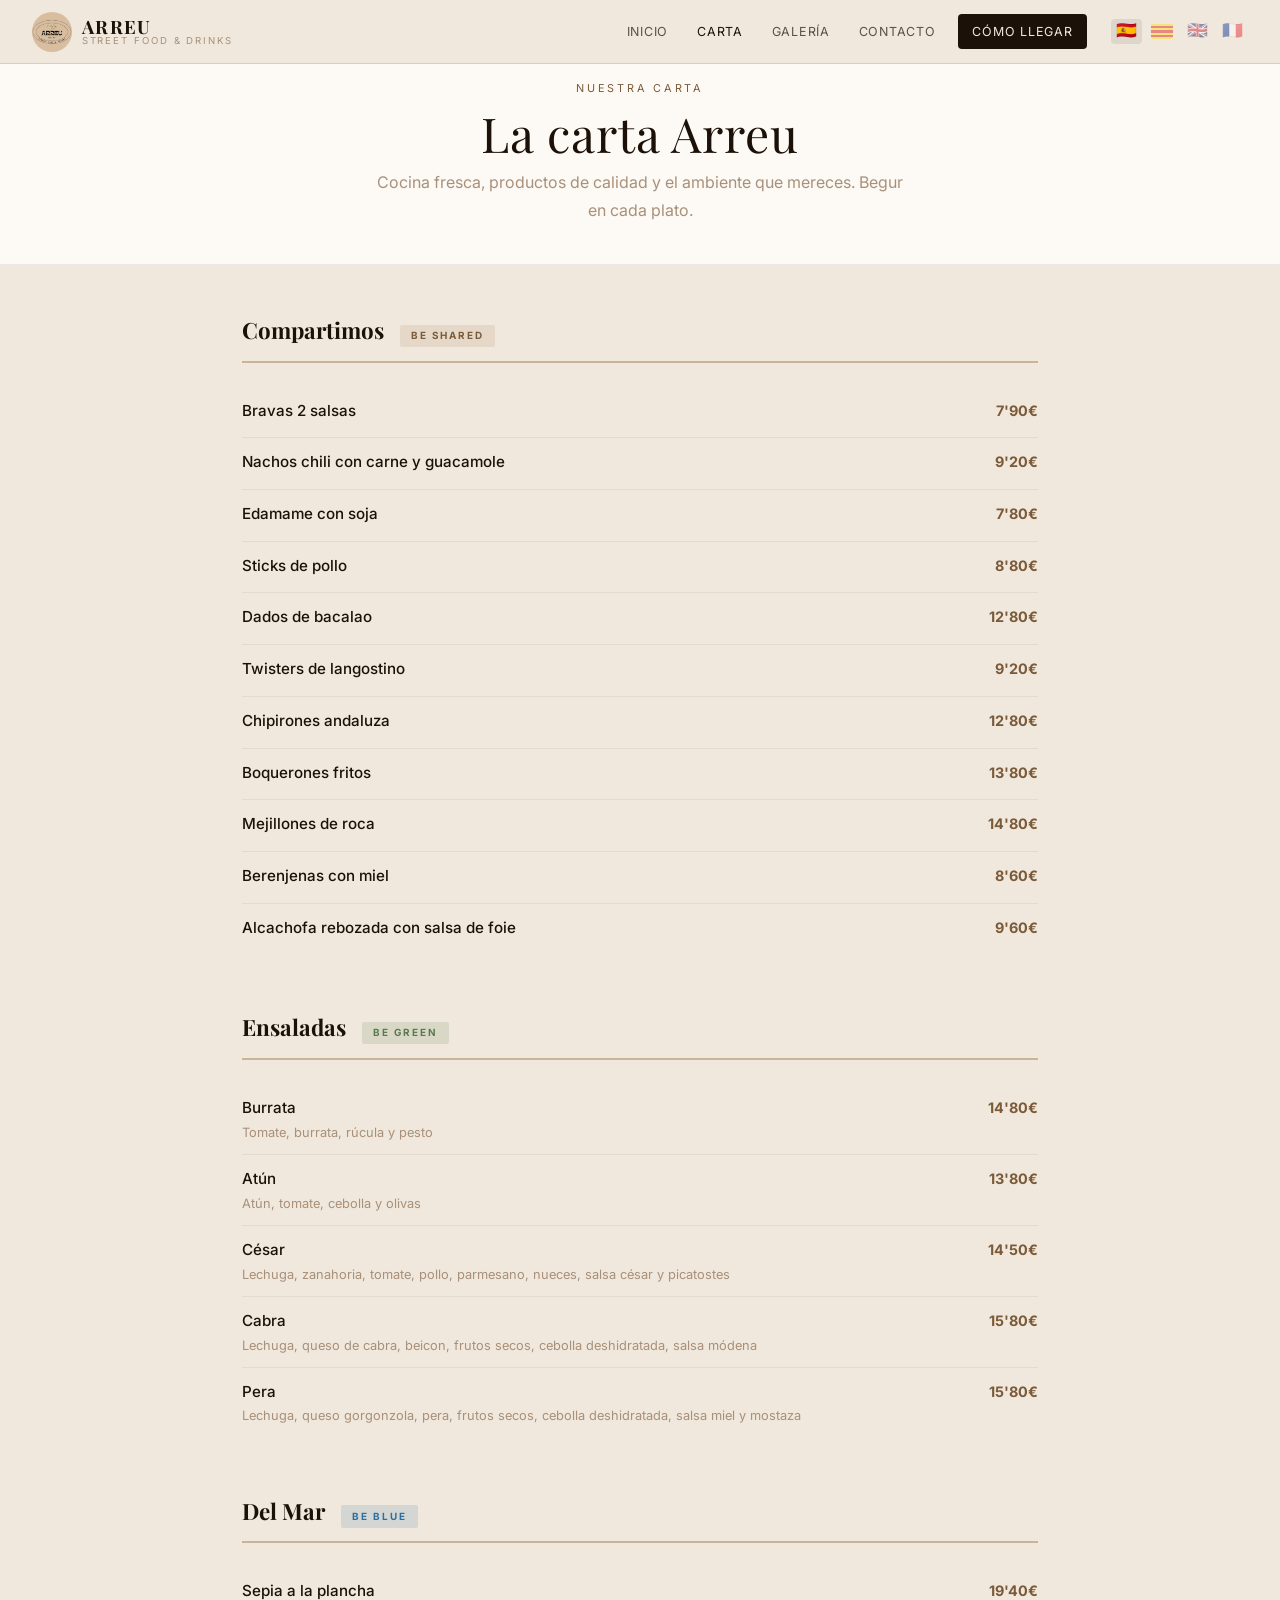
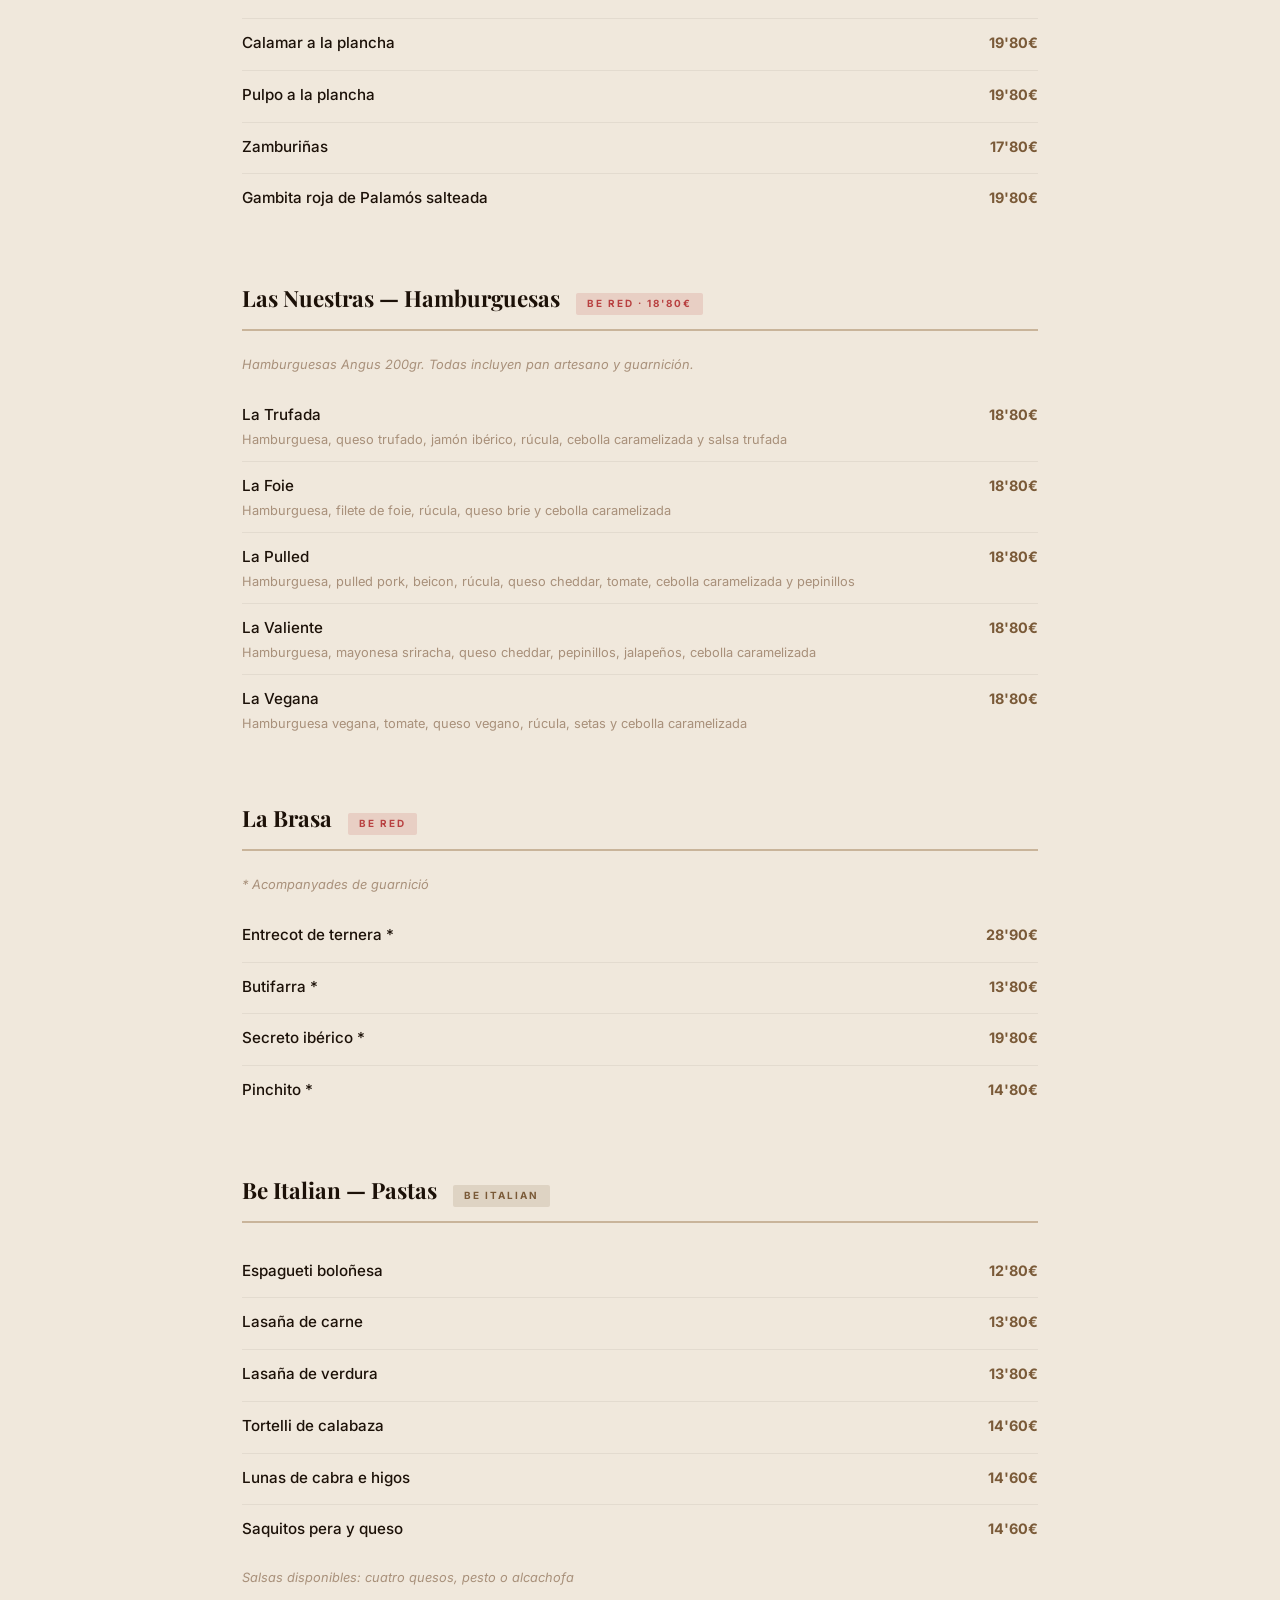
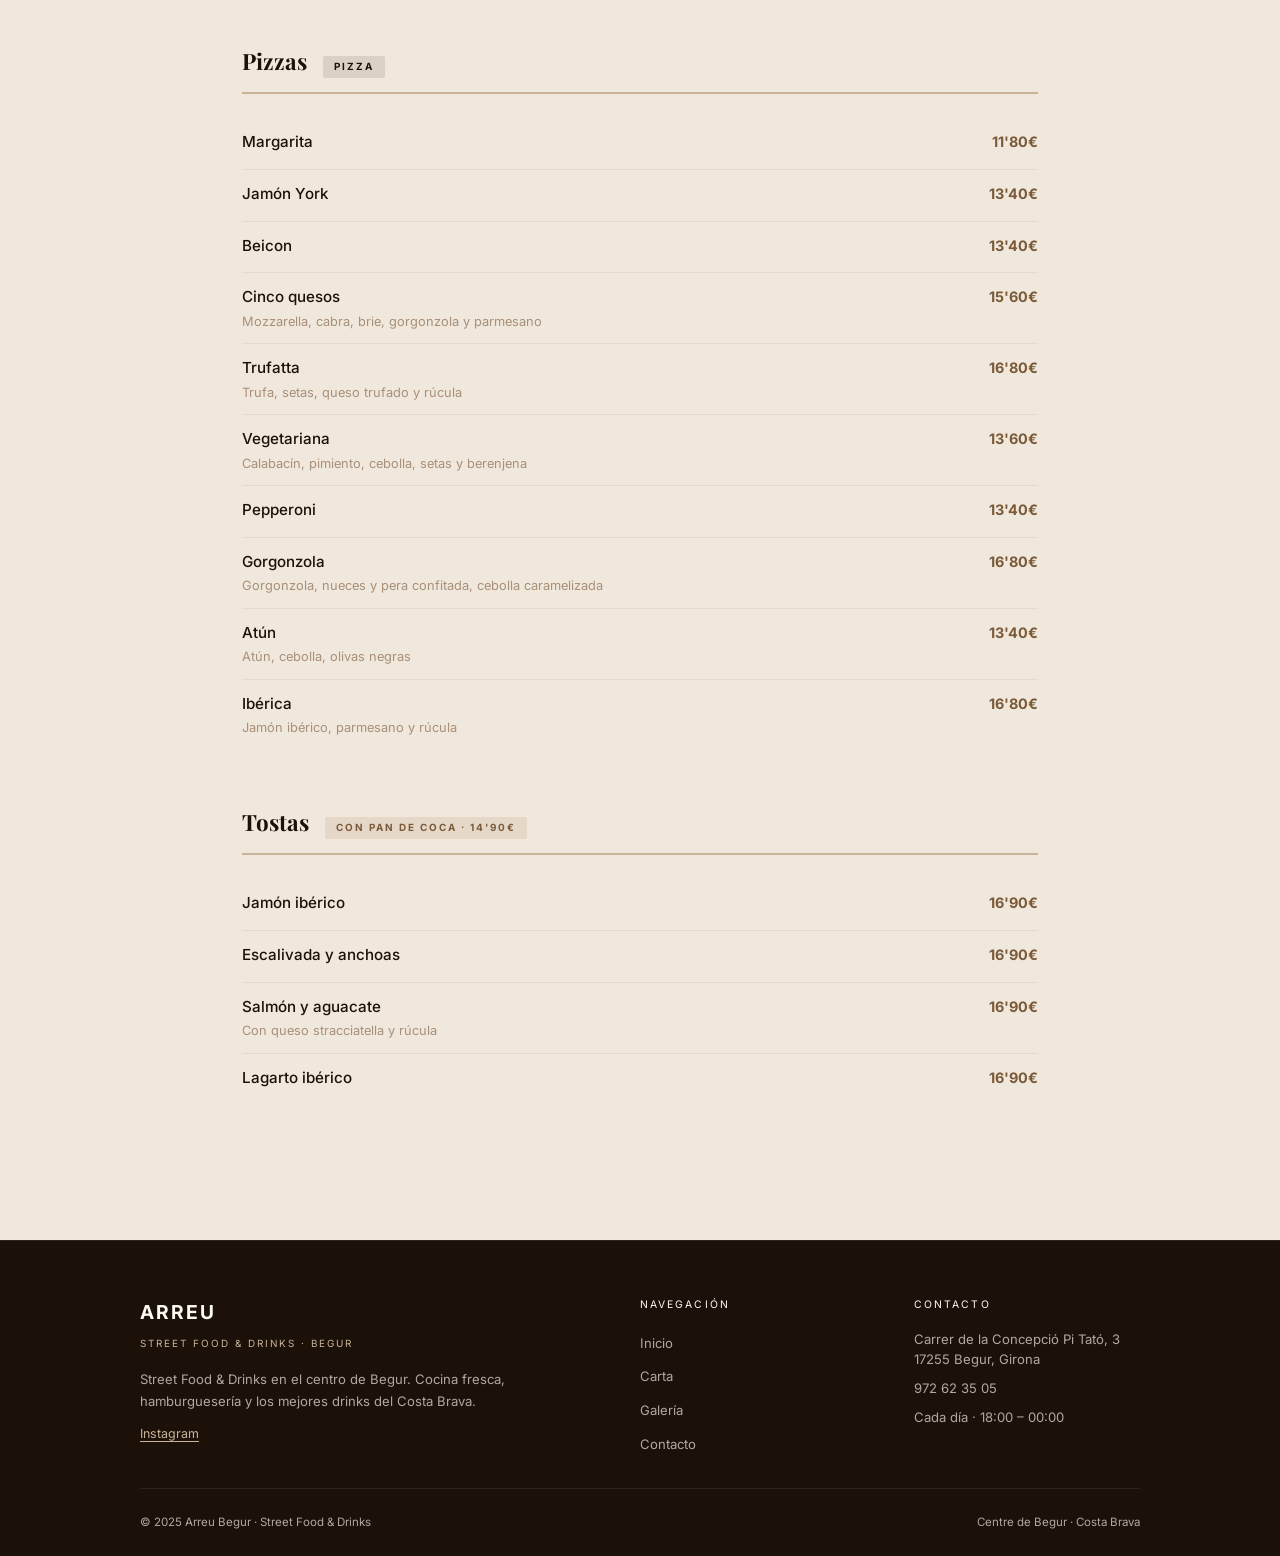
<file: carta.html>
<!DOCTYPE html>
<html lang="es">
<head>
  <meta charset="UTF-8">
  <meta name="viewport" content="width=device-width, initial-scale=1.0">
  <title>Carta — Arreu Begur</title>
  <meta name="description" content="Carta de Arreu Begur. Compartimos, ensaladas, del mar, hamburguesas, pastas, pizzas y tostas. Street Food & Drinks en Begur.">
  <link rel="stylesheet" href="assets/css/styles.css">
  <link rel="icon" type="image/png" href="assets/img/logo.png">
</head>
<body data-page="carta">

  <!-- NAV -->
  <nav>
    <a href="index.html" class="nav-logo">
      <img src="assets/img/logo.png" alt="Arreu Begur" class="nav-logo-img"
        onerror="this.style.display='none'">
      <div class="nav-logo-text">
        <span class="nav-logo-brand">ARREU</span>
        <span class="nav-logo-sub">Street Food & Drinks</span>
      </div>
    </a>
    <ul class="nav-links">
      <li><a href="index.html" data-i18n="nav_inicio">Inicio</a></li>
      <li><a href="carta.html" class="active" data-i18n="nav_carta">Carta</a></li>
      <li><a href="galeria.html" data-i18n="nav_galeria">Galería</a></li>
      <li><a href="contacto.html" data-i18n="nav_contacto">Contacto</a></li>
      <li><a href="contacto.html" class="nav-cta" data-i18n="nav_llegar">Cómo llegar</a></li>
    </ul>
    <div class="lang-switcher">
      <button class="lang-btn active" data-lang="es" title="Español">🇪🇸</button>
      <button class="lang-btn" data-lang="ca" title="Català"><span class="flag-ca"></span></button>
      <button class="lang-btn" data-lang="en" title="English">🇬🇧</button>
      <button class="lang-btn" data-lang="fr" title="Français">🇫🇷</button>
    </div>
  </nav>

  <!-- PAGE HEADER -->
  <div class="page-header">
    <span class="section-tag" data-i18n="carta_tag">Nuestra carta</span>
    <h1 class="section-title" data-i18n="carta_title">La carta Arreu</h1>
    <p class="section-desc" data-i18n="carta_desc">Cocina fresca, productos de calidad y el ambiente que mereces. Begur en cada plato.</p>
  </div>

  <!-- MENU CONTENT -->
  <div class="carta-layout">

    <!-- COMPARTIMOS -->
    <div class="carta-section" id="compartimos">
      <div class="carta-section-header">
        <h2 class="carta-section-title" data-i18n="carta_compartimos_title">Compartimos</h2>
        <span class="carta-section-tag tag-sand">be SHARED</span>
      </div>
      <div class="carta-items">
        <div class="carta-item">
          <div class="carta-item-left">
            <p class="carta-item-name" data-i18n="dish_bravas">Bravas 2 salsas</p>
          </div>
          <span class="carta-item-price">7'90€</span>
        </div>
        <div class="carta-item">
          <div class="carta-item-left">
            <p class="carta-item-name" data-i18n="dish_nachos">Nachos chili con carne y guacamole</p>
          </div>
          <span class="carta-item-price">9'20€</span>
        </div>
        <div class="carta-item">
          <div class="carta-item-left">
            <p class="carta-item-name" data-i18n="dish_edamame">Edamame con soja</p>
          </div>
          <span class="carta-item-price">7'80€</span>
        </div>
        <div class="carta-item">
          <div class="carta-item-left">
            <p class="carta-item-name" data-i18n="dish_sticks">Sticks de pollo</p>
          </div>
          <span class="carta-item-price">8'80€</span>
        </div>
        <div class="carta-item">
          <div class="carta-item-left">
            <p class="carta-item-name" data-i18n="dish_bacalao">Dados de bacalao</p>
          </div>
          <span class="carta-item-price">12'80€</span>
        </div>
        <div class="carta-item">
          <div class="carta-item-left">
            <p class="carta-item-name" data-i18n="dish_twisters">Twisters de langostino</p>
          </div>
          <span class="carta-item-price">9'20€</span>
        </div>
        <div class="carta-item">
          <div class="carta-item-left">
            <p class="carta-item-name" data-i18n="dish_chipirones">Chipirones andaluza</p>
          </div>
          <span class="carta-item-price">12'80€</span>
        </div>
        <div class="carta-item">
          <div class="carta-item-left">
            <p class="carta-item-name" data-i18n="dish_boquerones">Boquerones fritos</p>
          </div>
          <span class="carta-item-price">13'80€</span>
        </div>
        <div class="carta-item">
          <div class="carta-item-left">
            <p class="carta-item-name" data-i18n="dish_mejillones">Mejillones de roca</p>
          </div>
          <span class="carta-item-price">14'80€</span>
        </div>
        <div class="carta-item">
          <div class="carta-item-left">
            <p class="carta-item-name" data-i18n="dish_berenjenas">Berenjenas con miel</p>
          </div>
          <span class="carta-item-price">8'60€</span>
        </div>
        <div class="carta-item">
          <div class="carta-item-left">
            <p class="carta-item-name" data-i18n="dish_alcachofa">Alcachofa rebozada con salsa de foie</p>
          </div>
          <span class="carta-item-price">9'60€</span>
        </div>
      </div>
    </div>

    <!-- ENSALADAS -->
    <div class="carta-section" id="ensaladas">
      <div class="carta-section-header">
        <h2 class="carta-section-title" data-i18n="carta_ensaladas_title">Ensaladas</h2>
        <span class="carta-section-tag tag-green">be GREEN</span>
      </div>
      <div class="carta-items">
        <div class="carta-item">
          <div class="carta-item-left">
            <p class="carta-item-name" data-i18n="dish_burrata_name">Burrata</p>
            <p class="carta-item-desc" data-i18n="dish_burrata_desc">Tomate, burrata, rúcula y pesto</p>
          </div>
          <span class="carta-item-price">14'80€</span>
        </div>
        <div class="carta-item">
          <div class="carta-item-left">
            <p class="carta-item-name" data-i18n="dish_atun_name">Atún</p>
            <p class="carta-item-desc" data-i18n="dish_atun_desc">Atún, tomate, cebolla y olivas</p>
          </div>
          <span class="carta-item-price">13'80€</span>
        </div>
        <div class="carta-item">
          <div class="carta-item-left">
            <p class="carta-item-name" data-i18n="dish_cesar_name">César</p>
            <p class="carta-item-desc" data-i18n="dish_cesar_desc">Lechuga, zanahoria, tomate, pollo, parmesano, nueces, salsa césar y picatostes</p>
          </div>
          <span class="carta-item-price">14'50€</span>
        </div>
        <div class="carta-item">
          <div class="carta-item-left">
            <p class="carta-item-name" data-i18n="dish_cabra_name">Cabra</p>
            <p class="carta-item-desc" data-i18n="dish_cabra_desc">Lechuga, queso de cabra, beicon, frutos secos, cebolla deshidratada, salsa módena</p>
          </div>
          <span class="carta-item-price">15'80€</span>
        </div>
        <div class="carta-item">
          <div class="carta-item-left">
            <p class="carta-item-name" data-i18n="dish_pera_name">Pera</p>
            <p class="carta-item-desc" data-i18n="dish_pera_desc">Lechuga, queso gorgonzola, pera, frutos secos, cebolla deshidratada, salsa miel y mostaza</p>
          </div>
          <span class="carta-item-price">15'80€</span>
        </div>
      </div>
    </div>

    <!-- DEL MAR -->
    <div class="carta-section" id="delmar">
      <div class="carta-section-header">
        <h2 class="carta-section-title" data-i18n="carta_delmar_title">Del Mar</h2>
        <span class="carta-section-tag tag-blue">be BLUE</span>
      </div>
      <div class="carta-items">
        <div class="carta-item">
          <div class="carta-item-left">
            <p class="carta-item-name" data-i18n="dish_sepia">Sepia a la plancha</p>
          </div>
          <span class="carta-item-price">19'40€</span>
        </div>
        <div class="carta-item">
          <div class="carta-item-left">
            <p class="carta-item-name" data-i18n="dish_calamar">Calamar a la plancha</p>
          </div>
          <span class="carta-item-price">19'80€</span>
        </div>
        <div class="carta-item">
          <div class="carta-item-left">
            <p class="carta-item-name" data-i18n="dish_pulpo">Pulpo a la plancha</p>
          </div>
          <span class="carta-item-price">19'80€</span>
        </div>
        <div class="carta-item">
          <div class="carta-item-left">
            <p class="carta-item-name" data-i18n="dish_zamburinas">Zamburiñas</p>
          </div>
          <span class="carta-item-price">17'80€</span>
        </div>
        <div class="carta-item">
          <div class="carta-item-left">
            <p class="carta-item-name" data-i18n="dish_gambita">Gambita roja de Palamós salteada</p>
          </div>
          <span class="carta-item-price">19'80€</span>
        </div>
      </div>
    </div>

    <!-- HAMBURGUESAS -->
    <div class="carta-section" id="hamburguesas">
      <div class="carta-section-header">
        <h2 class="carta-section-title" data-i18n="carta_hamburguesas_title">Las Nuestras — Hamburguesas</h2>
        <span class="carta-section-tag tag-red">be RED · 18'80€</span>
      </div>
      <p class="carta-note" data-i18n="carta_hambur_note">Hamburguesas Angus 200gr. Todas incluyen pan artesano y guarnición.</p>
      <div class="carta-items" style="margin-top:1rem">
        <div class="carta-item">
          <div class="carta-item-left">
            <p class="carta-item-name" data-i18n="dish_trufada_name">La Trufada</p>
            <p class="carta-item-desc" data-i18n="dish_trufada_desc">Hamburguesa, queso trufado, jamón ibérico, rúcula, cebolla caramelizada y salsa trufada</p>
          </div>
          <span class="carta-item-price">18'80€</span>
        </div>
        <div class="carta-item">
          <div class="carta-item-left">
            <p class="carta-item-name" data-i18n="dish_foie_name">La Foie</p>
            <p class="carta-item-desc" data-i18n="dish_foie_desc">Hamburguesa, filete de foie, rúcula, queso brie y cebolla caramelizada</p>
          </div>
          <span class="carta-item-price">18'80€</span>
        </div>
        <div class="carta-item">
          <div class="carta-item-left">
            <p class="carta-item-name" data-i18n="dish_pulled_name">La Pulled</p>
            <p class="carta-item-desc" data-i18n="dish_pulled_desc">Hamburguesa, pulled pork, beicon, rúcula, queso cheddar, tomate, cebolla caramelizada y pepinillos</p>
          </div>
          <span class="carta-item-price">18'80€</span>
        </div>
        <div class="carta-item">
          <div class="carta-item-left">
            <p class="carta-item-name" data-i18n="dish_valiente_name">La Valiente</p>
            <p class="carta-item-desc" data-i18n="dish_valiente_desc">Hamburguesa, mayonesa sriracha, queso cheddar, pepinillos, jalapeños, cebolla caramelizada</p>
          </div>
          <span class="carta-item-price">18'80€</span>
        </div>
        <div class="carta-item">
          <div class="carta-item-left">
            <p class="carta-item-name" data-i18n="dish_vegana_name">La Vegana</p>
            <p class="carta-item-desc" data-i18n="dish_vegana_desc">Hamburguesa vegana, tomate, queso vegano, rúcula, setas y cebolla caramelizada</p>
          </div>
          <span class="carta-item-price">18'80€</span>
        </div>
      </div>
    </div>

    <!-- LA BRASA -->
    <div class="carta-section" id="brasa">
      <div class="carta-section-header">
        <h2 class="carta-section-title" data-i18n="carta_brasa_title">La Brasa</h2>
        <span class="carta-section-tag tag-red">be RED</span>
      </div>
      <p class="carta-note" data-i18n="carta_brasa_note">* Acompanyades de guarnició</p>
      <div class="carta-items" style="margin-top:1rem">
        <div class="carta-item">
          <div class="carta-item-left">
            <p class="carta-item-name" data-i18n="dish_entrecot">Entrecot de ternera *</p>
          </div>
          <span class="carta-item-price">28'90€</span>
        </div>
        <div class="carta-item">
          <div class="carta-item-left">
            <p class="carta-item-name" data-i18n="dish_butifarra">Butifarra *</p>
          </div>
          <span class="carta-item-price">13'80€</span>
        </div>
        <div class="carta-item">
          <div class="carta-item-left">
            <p class="carta-item-name" data-i18n="dish_secreto">Secreto ibérico *</p>
          </div>
          <span class="carta-item-price">19'80€</span>
        </div>
        <div class="carta-item">
          <div class="carta-item-left">
            <p class="carta-item-name" data-i18n="dish_pinchito">Pinchito *</p>
          </div>
          <span class="carta-item-price">14'80€</span>
        </div>
      </div>
    </div>

    <!-- PASTAS -->
    <div class="carta-section" id="pastas">
      <div class="carta-section-header">
        <h2 class="carta-section-title" data-i18n="carta_pastas_title">Be Italian — Pastas</h2>
        <span class="carta-section-tag tag-earth">be ITALIAN</span>
      </div>
      <div class="carta-items">
        <div class="carta-item">
          <div class="carta-item-left">
            <p class="carta-item-name" data-i18n="dish_espagueti">Espagueti boloñesa</p>
          </div>
          <span class="carta-item-price">12'80€</span>
        </div>
        <div class="carta-item">
          <div class="carta-item-left">
            <p class="carta-item-name" data-i18n="dish_lasanya_carne">Lasaña de carne</p>
          </div>
          <span class="carta-item-price">13'80€</span>
        </div>
        <div class="carta-item">
          <div class="carta-item-left">
            <p class="carta-item-name" data-i18n="dish_lasanya_verdura">Lasaña de verdura</p>
          </div>
          <span class="carta-item-price">13'80€</span>
        </div>
        <div class="carta-item">
          <div class="carta-item-left">
            <p class="carta-item-name" data-i18n="dish_tortelli">Tortelli de calabaza</p>
          </div>
          <span class="carta-item-price">14'60€</span>
        </div>
        <div class="carta-item">
          <div class="carta-item-left">
            <p class="carta-item-name" data-i18n="dish_lunas">Lunas de cabra e higos</p>
          </div>
          <span class="carta-item-price">14'60€</span>
        </div>
        <div class="carta-item">
          <div class="carta-item-left">
            <p class="carta-item-name" data-i18n="dish_saquitos">Saquitos pera y queso</p>
          </div>
          <span class="carta-item-price">14'60€</span>
        </div>
      </div>
      <p class="carta-note" data-i18n="carta_pasta_note">Salsas disponibles: cuatro quesos, pesto o alcachofa</p>
    </div>

    <!-- PIZZAS -->
    <div class="carta-section" id="pizzas">
      <div class="carta-section-header">
        <h2 class="carta-section-title" data-i18n="carta_pizzas_title">Pizzas</h2>
        <span class="carta-section-tag tag-dark">PIZZA</span>
      </div>
      <div class="carta-items">
        <div class="carta-item">
          <div class="carta-item-left">
            <p class="carta-item-name" data-i18n="dish_margarita">Margarita</p>
          </div>
          <span class="carta-item-price">11'80€</span>
        </div>
        <div class="carta-item">
          <div class="carta-item-left">
            <p class="carta-item-name" data-i18n="dish_jamon_york">Jamón York</p>
          </div>
          <span class="carta-item-price">13'40€</span>
        </div>
        <div class="carta-item">
          <div class="carta-item-left">
            <p class="carta-item-name" data-i18n="dish_beicon">Beicon</p>
          </div>
          <span class="carta-item-price">13'40€</span>
        </div>
        <div class="carta-item">
          <div class="carta-item-left">
            <p class="carta-item-name" data-i18n="dish_cinco_quesos">Cinco quesos</p>
            <p class="carta-item-desc" data-i18n="dish_cinco_quesos_desc">Mozzarella, cabra, brie, gorgonzola y parmesano</p>
          </div>
          <span class="carta-item-price">15'60€</span>
        </div>
        <div class="carta-item">
          <div class="carta-item-left">
            <p class="carta-item-name" data-i18n="dish_trufatta">Trufatta</p>
            <p class="carta-item-desc" data-i18n="dish_trufatta_desc">Trufa, setas, queso trufado y rúcula</p>
          </div>
          <span class="carta-item-price">16'80€</span>
        </div>
        <div class="carta-item">
          <div class="carta-item-left">
            <p class="carta-item-name" data-i18n="dish_vegetariana">Vegetariana</p>
            <p class="carta-item-desc" data-i18n="dish_vegetariana_desc">Calabacín, pimiento, cebolla, setas y berenjena</p>
          </div>
          <span class="carta-item-price">13'60€</span>
        </div>
        <div class="carta-item">
          <div class="carta-item-left">
            <p class="carta-item-name" data-i18n="dish_pepperoni">Pepperoni</p>
          </div>
          <span class="carta-item-price">13'40€</span>
        </div>
        <div class="carta-item">
          <div class="carta-item-left">
            <p class="carta-item-name" data-i18n="dish_pizza_gorgonzola">Gorgonzola</p>
            <p class="carta-item-desc" data-i18n="dish_pizza_gorgonzola_desc">Gorgonzola, nueces y pera confitada, cebolla caramelizada</p>
          </div>
          <span class="carta-item-price">16'80€</span>
        </div>
        <div class="carta-item">
          <div class="carta-item-left">
            <p class="carta-item-name" data-i18n="dish_pizza_atun">Atún</p>
            <p class="carta-item-desc" data-i18n="dish_pizza_atun_desc">Atún, cebolla, olivas negras</p>
          </div>
          <span class="carta-item-price">13'40€</span>
        </div>
        <div class="carta-item">
          <div class="carta-item-left">
            <p class="carta-item-name" data-i18n="dish_pizza_iberica">Ibérica</p>
            <p class="carta-item-desc" data-i18n="dish_pizza_iberica_desc">Jamón ibérico, parmesano y rúcula</p>
          </div>
          <span class="carta-item-price">16'80€</span>
        </div>
      </div>
    </div>

    <!-- TOSTAS -->
    <div class="carta-section" id="tostas">
      <div class="carta-section-header">
        <h2 class="carta-section-title" data-i18n="carta_tostas_title">Tostas</h2>
        <span class="carta-section-tag tag-sand" data-i18n="carta_tostas_tag">con pan de coca · 16'90€</span>
      </div>
      <div class="carta-items">
        <div class="carta-item">
          <div class="carta-item-left">
            <p class="carta-item-name" data-i18n="dish_tosta_jamon">Jamón ibérico</p>
          </div>
          <span class="carta-item-price">16'90€</span>
        </div>
        <div class="carta-item">
          <div class="carta-item-left">
            <p class="carta-item-name" data-i18n="dish_tosta_escalivada">Escalivada y anchoas</p>
          </div>
          <span class="carta-item-price">16'90€</span>
        </div>
        <div class="carta-item">
          <div class="carta-item-left">
            <p class="carta-item-name" data-i18n="dish_tosta_salmon_name">Salmón y aguacate</p>
            <p class="carta-item-desc" data-i18n="dish_tosta_salmon_desc">Con queso stracciatella y rúcula</p>
          </div>
          <span class="carta-item-price">16'90€</span>
        </div>
        <div class="carta-item">
          <div class="carta-item-left">
            <p class="carta-item-name" data-i18n="dish_tosta_lagarto">Lagarto ibérico</p>
          </div>
          <span class="carta-item-price">16'90€</span>
        </div>
      </div>
    </div>

  </div>

  <!-- FOOTER -->
  <footer>
    <div class="footer-grid">
      <div class="footer-brand">
        <span class="footer-logo-text">ARREU</span>
        <span class="footer-logo-sub">Street Food & Drinks · Begur</span>
        <p class="footer-desc" data-i18n="footer_desc">Street Food & Drinks en el centro de Begur. Cocina fresca, hamburguesería y los mejores drinks del Costa Brava.</p>
        <div class="footer-social">
          <a href="https://www.instagram.com/arreubegur/" target="_blank" rel="noopener">Instagram</a>
        </div>
      </div>
      <div>
        <p class="footer-heading" data-i18n="footer_nav_heading">Navegación</p>
        <ul class="footer-links">
          <li><a href="index.html" data-i18n="nav_inicio">Inicio</a></li>
          <li><a href="carta.html" data-i18n="nav_carta">Carta</a></li>
          <li><a href="galeria.html" data-i18n="nav_galeria">Galería</a></li>
          <li><a href="contacto.html" data-i18n="nav_contacto">Contacto</a></li>
        </ul>
      </div>
      <div>
        <p class="footer-heading" data-i18n="footer_contact_heading">Contacto</p>
        <div class="footer-info">
          <div class="footer-info-item">
            <span>Carrer de la Concepció Pi Tató, 3<br>17255 Begur, Girona</span>
          </div>
          <div class="footer-info-item">
            <a href="tel:+34972623505">972 62 35 05</a>
          </div>
          <div class="footer-info-item">
            <span data-i18n="footer_hours">Cada día · 18:00 – 00:00</span>
          </div>
        </div>
      </div>
    </div>
    <div class="footer-bottom">
      <span>© 2025 Arreu Begur · Street Food & Drinks</span>
      <span>Centre de Begur · Costa Brava</span>
    </div>
  </footer>

  <script src="assets/js/translations.js"></script>
  <script src="assets/js/main.js"></script>
</body>
</html>
</file>
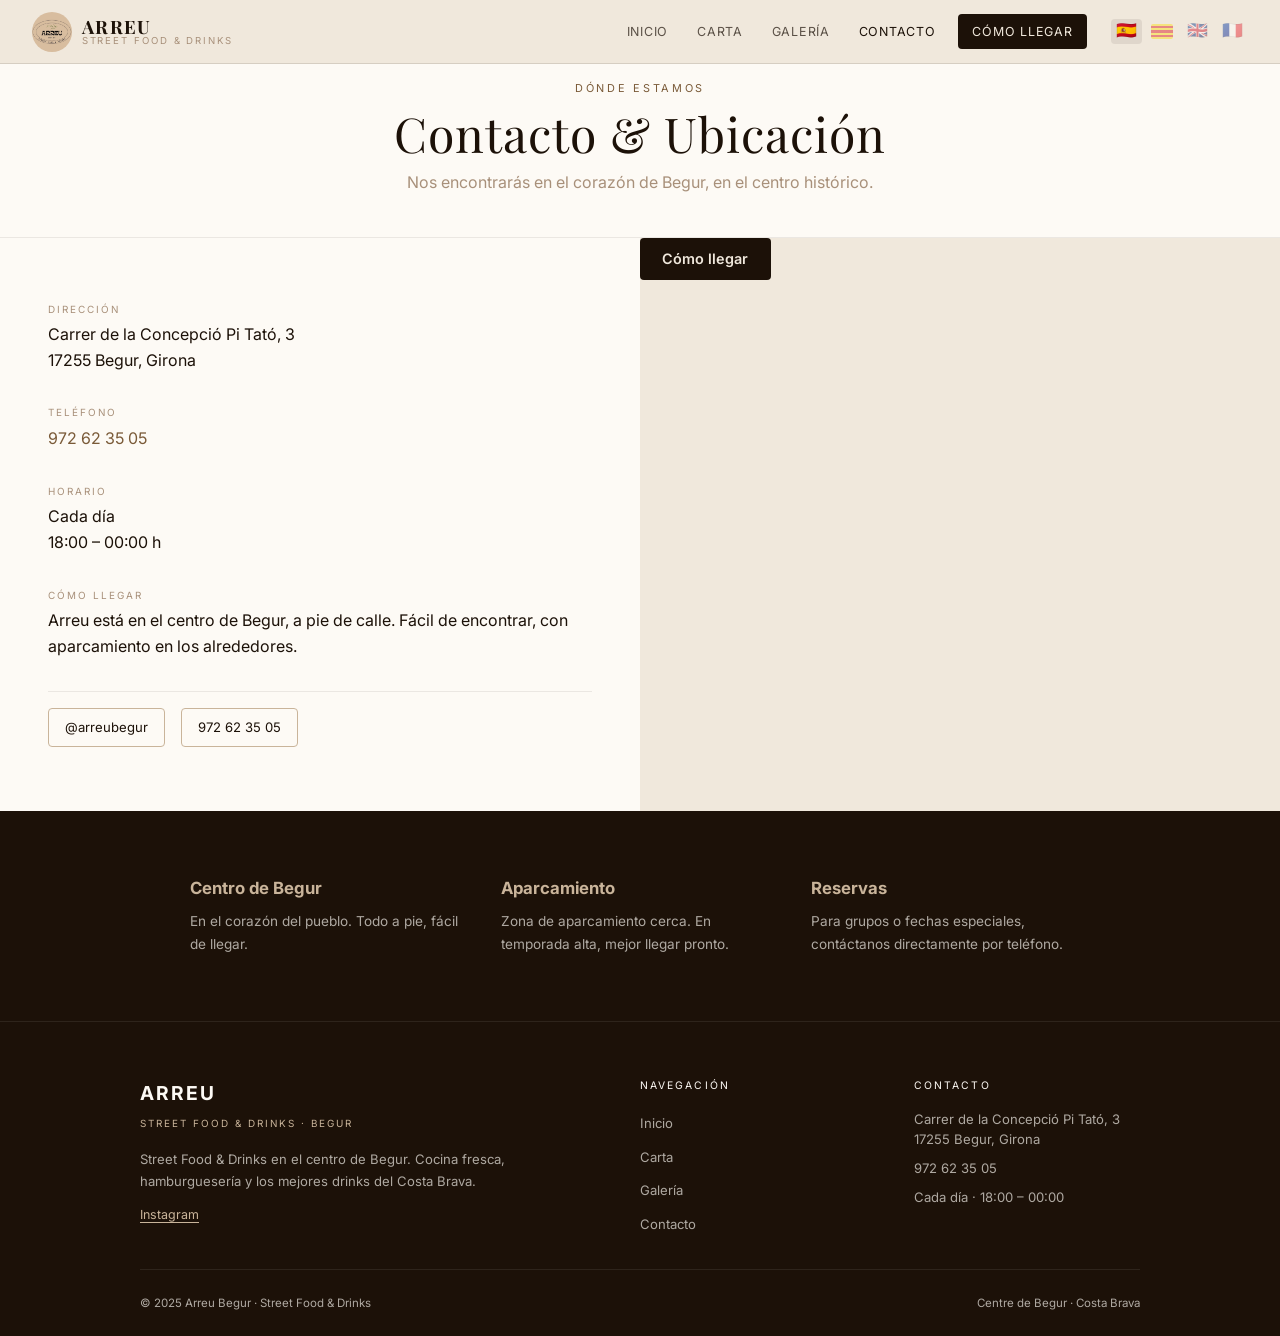
<file: contacto.html>
<!DOCTYPE html>
<html lang="es">
<head>
  <meta charset="UTF-8">
  <meta name="viewport" content="width=device-width, initial-scale=1.0">
  <title>Contacto — Arreu Begur</title>
  <meta name="description" content="Contacta con Arreu Begur. Carrer de la Concepció Pi Tató, 3, 17255 Begur, Girona. Abierto cada día de 18h a 23h.">
  <link rel="stylesheet" href="assets/css/styles.css">
  <link rel="icon" type="image/png" href="assets/img/logo.png">
</head>
<body data-page="contacto">

  <!-- NAV -->
  <nav>
    <a href="index.html" class="nav-logo">
      <img src="assets/img/logo.png" alt="Arreu Begur" class="nav-logo-img"
        onerror="this.style.display='none'">
      <div class="nav-logo-text">
        <span class="nav-logo-brand">ARREU</span>
        <span class="nav-logo-sub">Street Food & Drinks</span>
      </div>
    </a>
    <ul class="nav-links">
      <li><a href="index.html" data-i18n="nav_inicio">Inicio</a></li>
      <li><a href="carta.html" data-i18n="nav_carta">Carta</a></li>
      <li><a href="galeria.html" data-i18n="nav_galeria">Galería</a></li>
      <li><a href="contacto.html" class="active" data-i18n="nav_contacto">Contacto</a></li>
      <li><a href="contacto.html" class="nav-cta" data-i18n="nav_llegar">Cómo llegar</a></li>
    </ul>
    <div class="lang-switcher">
      <button class="lang-btn active" data-lang="es" title="Español">🇪🇸</button>
      <button class="lang-btn" data-lang="ca" title="Català"><span class="flag-ca"></span></button>
      <button class="lang-btn" data-lang="en" title="English">🇬🇧</button>
      <button class="lang-btn" data-lang="fr" title="Français">🇫🇷</button>
    </div>
  </nav>

  <!-- PAGE HEADER -->
  <div class="page-header">
    <span class="section-tag" data-i18n="contacto_tag">Dónde estamos</span>
    <h1 class="section-title" data-i18n="contacto_title">Contacto & Ubicación</h1>
    <p class="section-desc" data-i18n="contacto_desc">Nos encontrarás en el corazón de Begur, en el centro histórico.</p>
  </div>

  <!-- CONTACTO + MAPA -->
  <div class="contacto-layout">
    <div class="contacto-info-panel">

      <div class="contacto-item fade-in">
        <p class="contacto-label" data-i18n="contacto_label_address">Dirección</p>
        <p class="contacto-value">
          Carrer de la Concepció Pi Tató, 3<br>
          17255 Begur, Girona
        </p>
      </div>

      <div class="contacto-item fade-in delay-1">
        <p class="contacto-label" data-i18n="contacto_label_phone">Teléfono</p>
        <p class="contacto-value">
          <a href="tel:+34972623505">972 62 35 05</a>
        </p>
      </div>

      <div class="contacto-item fade-in delay-2">
        <p class="contacto-label" data-i18n="contacto_label_hours">Horario</p>
        <p class="contacto-value" data-i18n-html="contacto_hours_value">Cada día<br>18:00 – 00:00 h</p>
      </div>

      <div class="contacto-item fade-in delay-3">
        <p class="contacto-label" data-i18n="contacto_label_howto">Cómo llegar</p>
        <p class="contacto-value" data-i18n="contacto_howto_desc">
          Arreu está en el centro de Begur, a pie de calle. Fácil de encontrar, con aparcamiento en los alrededores.
        </p>
      </div>

      <div class="contacto-social-links fade-in">
        <a href="https://www.instagram.com/arreubegur/" target="_blank" rel="noopener" class="contacto-social-link">
          <span>@arreubegur</span>
        </a>
        <a href="tel:+34972623505" class="contacto-social-link">
          <span>972 62 35 05</span>
        </a>

      </div>

    </div>

    <div class="contacto-map-panel">
      <a href="https://www.google.com/maps/dir/?api=1&destination=Arreu+Begur,+Carrer+de+la+Concepcio+Pi+Tato,+3,+Begur,+Girona" target="_blank" rel="noopener" class="map-directions-btn">Cómo llegar</a>
      <iframe
        src="https://maps.google.com/maps?q=Carrer+de+la+Concepcio+Pi+Tato+3+Begur+Girona&z=17&output=embed"
        title="Mapa Arreu Begur — Centre de Begur"
        allowfullscreen
        loading="lazy"
        referrerpolicy="no-referrer-when-downgrade">
      </iframe>
    </div>
  </div>

  <!-- INFO STRIP -->
  <section class="info-strip">
    <div class="info-strip-grid">
      <div class="info-strip-item fade-in">
        <h3 class="info-strip-title" data-i18n="contacto_strip1_title">Centro de Begur</h3>
        <p class="info-strip-desc" data-i18n="contacto_strip1_desc">En el corazón del pueblo. Todo a pie, fácil de llegar.</p>
      </div>
      <div class="info-strip-item fade-in delay-1">
        <h3 class="info-strip-title" data-i18n="contacto_strip2_title">Aparcamiento</h3>
        <p class="info-strip-desc" data-i18n="contacto_strip2_desc">Zona de aparcamiento cerca. En temporada alta, mejor llegar pronto.</p>
      </div>
      <div class="info-strip-item fade-in delay-2">
        <h3 class="info-strip-title" data-i18n="contacto_strip3_title">Reservas</h3>
        <p class="info-strip-desc" data-i18n="contacto_strip3_desc">Para grupos o fechas especiales, contáctanos directamente por teléfono.</p>
      </div>
    </div>
  </section>

  <!-- FOOTER -->
  <footer>
    <div class="footer-grid">
      <div class="footer-brand">
        <span class="footer-logo-text">ARREU</span>
        <span class="footer-logo-sub">Street Food & Drinks · Begur</span>
        <p class="footer-desc" data-i18n="footer_desc">Street Food & Drinks en el centro de Begur. Cocina fresca, hamburguesería y los mejores drinks del Costa Brava.</p>
        <div class="footer-social">
          <a href="https://www.instagram.com/arreubegur/" target="_blank" rel="noopener">Instagram</a>
        </div>
      </div>
      <div>
        <p class="footer-heading" data-i18n="footer_nav_heading">Navegación</p>
        <ul class="footer-links">
          <li><a href="index.html" data-i18n="nav_inicio">Inicio</a></li>
          <li><a href="carta.html" data-i18n="nav_carta">Carta</a></li>
          <li><a href="galeria.html" data-i18n="nav_galeria">Galería</a></li>
          <li><a href="contacto.html" data-i18n="nav_contacto">Contacto</a></li>
        </ul>
      </div>
      <div>
        <p class="footer-heading" data-i18n="footer_contact_heading">Contacto</p>
        <div class="footer-info">
          <div class="footer-info-item">
            <span>Carrer de la Concepció Pi Tató, 3<br>17255 Begur, Girona</span>
          </div>
          <div class="footer-info-item">
            <a href="tel:+34972623505">972 62 35 05</a>
          </div>
          <div class="footer-info-item">
            <span data-i18n="footer_hours">Cada día · 18:00 – 00:00</span>
          </div>
        </div>
      </div>
    </div>
    <div class="footer-bottom">
      <span>© 2025 Arreu Begur · Street Food & Drinks</span>
      <span>Centre de Begur · Costa Brava</span>
    </div>
  </footer>

  <script src="assets/js/translations.js"></script>
  <script src="assets/js/main.js"></script>
</body>
</html>
</file>
<file: assets/css/styles.css>
/* ============================================
   ARREU BEGUR — styles.css
   Palette derived from logo (#C9B49A sand)
   ============================================ */
@import url('https://fonts.googleapis.com/css2?family=Playfair+Display:ital,wght@0,400;0,700;1,400&family=Inter:wght@300;400;500;600&display=swap');

:root {
  --cream:   #F0E8DC;
  --sand:    #C9B49A;
  --stone:   #A8907A;
  --earth:   #7A5A38;
  --dark:    #1C1108;
  --green:   #5B7A50;
  --white:   #FDFAF5;
  --red:     #B84040;
  --blue:    #2E6E9E;
  --radius:  4px;
  --nav-h:   64px;
}

*, *::before, *::after { box-sizing: border-box; margin: 0; padding: 0; }

html { scroll-behavior: smooth; }

body {
  font-family: 'Inter', 'Helvetica Neue', sans-serif;
  background: var(--cream);
  color: var(--dark);
  line-height: 1.6;
}

a { color: inherit; text-decoration: none; }
img { display: block; width: 100%; height: 100%; object-fit: cover; }

/* ── NAV ─────────────────────────────────── */
nav {
  position: fixed; top: 0; left: 0; right: 0; z-index: 100;
  background: var(--cream);
  border-bottom: 1px solid rgba(28,17,8,0.12);
  display: flex; align-items: center;
  padding: 0 2rem;
  height: var(--nav-h);
  gap: 1.5rem;
}

.nav-logo {
  display: flex; align-items: center; gap: 0.6rem;
  flex-shrink: 0;
}

.nav-logo-img {
  height: 40px; width: 40px;
  border-radius: 50%;
  object-fit: contain;
  flex-shrink: 0;
}

.nav-logo-text {
  display: flex; flex-direction: column; line-height: 1;
}
.nav-logo-brand {
  font-family: 'Playfair Display', Georgia, serif;
  font-size: 1.15rem;
  font-weight: 700;
  letter-spacing: 0.08em;
  color: var(--dark);
}
.nav-logo-sub {
  font-size: 0.6rem;
  letter-spacing: 0.2em;
  text-transform: uppercase;
  color: var(--stone);
}

.nav-links {
  display: flex; list-style: none; gap: 0;
  margin-left: auto;
}
.nav-links a {
  display: block;
  padding: 0.45rem 0.9rem;
  font-size: 0.78rem;
  letter-spacing: 0.06em;
  text-transform: uppercase;
  color: var(--dark);
  opacity: 0.7;
  transition: opacity 0.2s;
}
.nav-links a:hover, .nav-links a.active { opacity: 1; }
.nav-links a.nav-cta {
  background: var(--dark);
  color: var(--cream);
  border-radius: var(--radius);
  opacity: 1;
  margin-left: 0.5rem;
}
.nav-links a.nav-cta:hover { background: var(--earth); }

/* lang switcher */
.lang-switcher {
  display: flex; gap: 4px; flex-shrink: 0;
}
.lang-btn {
  background: none; border: none; cursor: pointer;
  font-size: 1.05rem; padding: 4px 5px; border-radius: 4px;
  opacity: 0.45; transition: opacity 0.2s, background 0.2s;
  line-height: 1;
}
.lang-btn.active { opacity: 1; background: rgba(28,17,8,0.08); }
.lang-btn:hover { opacity: 0.8; }

/* Senyera flag */
.flag-ca {
  display: inline-block;
  width: 22px; height: 15px;
  background: repeating-linear-gradient(
    180deg,
    #FCDD09 0px, #FCDD09 2.14px,
    #DA121A 2.14px, #DA121A 4.28px
  );
  border-radius: 2px;
  vertical-align: middle;
}

/* hamburger — hidden on desktop */
.hamburger { display: none; }

/* ── HERO ────────────────────────────────── */
.hero {
  position: relative;
  height: 100svh; min-height: 560px;
  display: flex; flex-direction: column;
  align-items: center; justify-content: center;
  overflow: hidden;
  margin-top: 0;
}
.hero-bg {
  position: absolute; inset: 0;
}
.hero-bg img {
  width: 100%; height: 100%;
  object-fit: cover;
  object-position: center top;
}
.hero-overlay {
  position: absolute; inset: 0;
  background: linear-gradient(to bottom, rgba(28,17,8,0.45) 0%, rgba(28,17,8,0.6) 100%);
}
.hero-content {
  position: relative; z-index: 2;
  text-align: center; color: var(--white);
  padding: 0 1.5rem;
}
.hero-logo-img {
  width: 140px; height: 140px;
  object-fit: contain;
  border-radius: 50%;
  margin: 0 auto 1.5rem;
  filter: drop-shadow(0 4px 20px rgba(0,0,0,0.4));
}
.hero-tag {
  display: block;
  font-size: 0.72rem;
  letter-spacing: 0.22em;
  text-transform: uppercase;
  color: var(--sand);
  margin-bottom: 0.75rem;
}
.hero-title {
  font-family: 'Playfair Display', Georgia, serif;
  font-size: clamp(2.4rem, 6vw, 4.5rem);
  font-weight: 400;
  letter-spacing: 0.04em;
  line-height: 1.05;
  margin-bottom: 1.5rem;
}
.hero-btns {
  display: flex; gap: 1rem; justify-content: center; flex-wrap: wrap;
}
.hero-scroll {
  position: absolute; bottom: 2rem; left: 50%; transform: translateX(-50%);
  font-size: 0.62rem; letter-spacing: 0.25em; text-transform: uppercase;
  color: rgba(253,250,245,0.6);
  z-index: 2;
}

/* ── BUTTONS ─────────────────────────────── */
.btn {
  display: inline-block;
  padding: 0.8rem 2rem;
  font-size: 0.75rem;
  letter-spacing: 0.12em;
  text-transform: uppercase;
  border-radius: var(--radius);
  transition: all 0.2s;
  cursor: pointer;
  border: none;
}
.btn-primary { background: var(--sand); color: var(--dark); }
.btn-primary:hover { background: var(--stone); }
.btn-outline { background: transparent; border: 1.5px solid currentColor; color: var(--dark); }
.btn-outline:hover { background: var(--dark); color: var(--cream); }
.btn-white { background: var(--white); color: var(--dark); }
.btn-white:hover { background: var(--sand); }
.btn-dark { background: var(--dark); color: var(--white); }
.btn-dark:hover { background: var(--earth); }
.btn-outline-white { border: 1.5px solid rgba(253,250,245,0.7); color: var(--white); }
.btn-outline-white:hover { background: rgba(253,250,245,0.15); }

/* ── SECTION COMMON ──────────────────────── */
.section-tag {
  display: block;
  font-size: 0.68rem;
  letter-spacing: 0.25em;
  text-transform: uppercase;
  color: var(--earth);
  margin-bottom: 0.6rem;
}
.section-title {
  font-family: 'Playfair Display', Georgia, serif;
  font-size: clamp(1.8rem, 4vw, 3rem);
  font-weight: 400;
  letter-spacing: 0.02em;
  line-height: 1.1;
  color: var(--dark);
}
.section-desc {
  font-size: 1rem;
  color: var(--stone);
  max-width: 540px;
  line-height: 1.7;
}

/* ── ABOUT / HIGHLIGHT ───────────────────── */
.about {
  display: grid;
  grid-template-columns: 1fr 1fr;
  gap: 0;
  min-height: 520px;
  margin-top: 0;
}
.about-image {
  position: relative; overflow: hidden;
}
.about-image img {
  width: 100%; height: 100%;
  object-fit: cover;
  transition: transform 0.6s ease;
}
.about-image:hover img { transform: scale(1.03); }

.about-text {
  background: var(--dark);
  color: var(--white);
  display: flex; flex-direction: column;
  justify-content: center;
  padding: 4rem 3.5rem;
  gap: 2rem;
}
.about-tag {
  font-size: 0.65rem; letter-spacing: 0.25em;
  text-transform: uppercase; color: var(--sand);
}
.about-title {
  font-family: 'Playfair Display', Georgia, serif;
  font-size: clamp(1.6rem, 3vw, 2.4rem);
  font-weight: 400; line-height: 1.15;
  color: var(--white);
}
.about-desc {
  font-size: 0.95rem; color: rgba(253,250,245,0.75);
  line-height: 1.8; max-width: 400px;
}
.about-stats {
  display: flex; gap: 2.5rem;
  padding-top: 1rem;
  border-top: 1px solid rgba(253,250,245,0.12);
}
.stat { display: flex; flex-direction: column; gap: 0.2rem; }
.stat-num {
  font-size: 1.6rem; font-weight: 700;
  color: var(--sand); line-height: 1;
}
.stat-label {
  font-size: 0.68rem; letter-spacing: 0.1em;
  text-transform: uppercase;
  color: rgba(253,250,245,0.55);
}

/* ── MENU PREVIEW ────────────────────────── */
.menu-preview {
  padding: 5rem 2rem;
  max-width: 1100px;
  margin: 0 auto;
  text-align: center;
}
.menu-preview .section-tag,
.menu-preview .section-title { margin-bottom: 0.5rem; }
.menu-preview .section-title { margin-bottom: 2.5rem; }

.menu-grid {
  display: grid;
  grid-template-columns: repeat(3, 1fr);
  gap: 1px;
  background: rgba(28,17,8,0.1);
  border: 1px solid rgba(28,17,8,0.1);
  margin-bottom: 2.5rem;
}
.menu-card {
  background: var(--white);
  padding: 2rem 1.5rem;
  text-align: left;
  transition: background 0.2s;
}
.menu-card:hover { background: var(--cream); }
.menu-card-badge {
  display: inline-block;
  font-size: 0.6rem; letter-spacing: 0.18em;
  text-transform: uppercase; padding: 0.2rem 0.6rem;
  border-radius: 2px; margin-bottom: 0.8rem;
  font-weight: 700;
}
.badge-green { background: rgba(91,122,80,0.12); color: var(--green); }
.badge-blue  { background: rgba(46,110,158,0.12); color: var(--blue); }
.badge-red   { background: rgba(184,64,64,0.12);  color: var(--red); }
.badge-earth { background: rgba(122,90,56,0.12);  color: var(--earth); }
.badge-sand  { background: rgba(201,180,154,0.25); color: var(--earth); }
.badge-dark  { background: rgba(28,17,8,0.08);    color: var(--dark); }

.menu-card-title {
  font-size: 1.05rem; font-weight: 700;
  margin-bottom: 0.4rem; color: var(--dark);
}
.menu-card-desc {
  font-size: 0.82rem; color: var(--stone);
  line-height: 1.6;
}
.menu-card-link {
  display: inline-block; margin-top: 0.8rem;
  font-size: 0.72rem; letter-spacing: 0.08em;
  color: var(--earth); text-decoration: underline;
  text-underline-offset: 3px;
}

/* ── GALLERY STRIP ───────────────────────── */
.gallery-strip {
  padding: 4rem 2rem;
  background: var(--dark);
}
.gallery-strip-header {
  text-align: center; margin-bottom: 2rem;
}
.gallery-strip-header .section-tag { color: var(--sand); }
.gallery-strip-header .section-title { color: var(--white); }

.gallery-scroll {
  display: flex; gap: 8px;
  overflow-x: auto; padding-bottom: 0.5rem;
  scroll-snap-type: x mandatory;
  -webkit-overflow-scrolling: touch;
}
.gallery-scroll::-webkit-scrollbar { height: 4px; }
.gallery-scroll::-webkit-scrollbar-track { background: rgba(253,250,245,0.1); }
.gallery-scroll::-webkit-scrollbar-thumb { background: var(--stone); border-radius: 2px; }

.gallery-thumb {
  flex: 0 0 280px; height: 200px;
  border-radius: var(--radius);
  overflow: hidden;
  scroll-snap-align: start;
}
.gallery-thumb img { transition: transform 0.4s ease; }
.gallery-thumb:hover img { transform: scale(1.05); }

.gallery-strip-cta {
  text-align: center; margin-top: 2rem;
}

/* ── CTA BANNER ──────────────────────────── */
.cta-banner {
  background: var(--sand);
  padding: 5rem 2rem;
  text-align: center;
  display: flex; flex-direction: column; align-items: center; gap: 1.2rem;
}
.cta-banner .section-title { color: var(--dark); }
.cta-banner p { color: var(--earth); max-width: 480px; line-height: 1.7; }

/* ── PAGE HEADER ─────────────────────────── */
.page-header {
  padding: 5rem 2rem 2.5rem;
  text-align: center;
  background: var(--white);
  border-bottom: 1px solid rgba(28,17,8,0.08);
}
.page-header .section-desc {
  margin: 0.6rem auto 0;
}

/* ── CARTA (menu page) ───────────────────── */
.carta-layout {
  max-width: 860px;
  margin: 0 auto;
  padding: 3rem 2rem 5rem;
}
.carta-section {
  margin-bottom: 3.5rem;
}
.carta-section-header {
  display: flex; align-items: baseline; gap: 1rem;
  margin-bottom: 1.5rem;
  padding-bottom: 0.75rem;
  border-bottom: 2px solid var(--sand);
}
.carta-section-title {
  font-family: 'Playfair Display', Georgia, serif;
  font-size: 1.4rem; font-weight: 700;
  color: var(--dark);
}
.carta-section-tag {
  font-size: 0.62rem; letter-spacing: 0.2em;
  text-transform: uppercase; font-weight: 700;
  padding: 0.2rem 0.7rem; border-radius: 2px;
}
.tag-green { background: rgba(91,122,80,0.15); color: var(--green); }
.tag-blue  { background: rgba(46,110,158,0.15); color: var(--blue); }
.tag-red   { background: rgba(184,64,64,0.15);  color: var(--red); }
.tag-earth { background: rgba(122,90,56,0.15);  color: var(--earth); }
.tag-dark  { background: rgba(28,17,8,0.1);     color: var(--dark); }
.tag-sand  { background: rgba(201,180,154,0.3);  color: var(--earth); }

.carta-items { display: flex; flex-direction: column; gap: 0; }
.carta-item {
  display: flex; justify-content: space-between; align-items: baseline;
  padding: 0.75rem 0;
  border-bottom: 1px solid rgba(28,17,8,0.06);
  gap: 1rem;
}
.carta-item:last-child { border-bottom: none; }
.carta-item-left { flex: 1; }
.carta-item-name {
  font-size: 0.95rem; font-weight: 500;
  color: var(--dark); margin-bottom: 0.15rem;
  font-family: 'Inter', sans-serif;
}
.carta-item-desc {
  font-size: 0.8rem; color: var(--stone);
  line-height: 1.5;
}
.carta-item-price {
  font-size: 0.9rem; font-weight: 700;
  color: var(--earth); flex-shrink: 0;
  white-space: nowrap;
}
.carta-note {
  font-size: 0.8rem; color: var(--stone);
  font-style: italic; margin-top: 0.75rem;
}

/* ── GALLERY PAGE ────────────────────────── */
.gallery-masonry {
  columns: 3 280px;
  gap: 6px;
  padding: 2rem;
  max-width: 1200px;
  margin: 0 auto;
}
.gallery-masonry-item {
  break-inside: avoid;
  margin-bottom: 6px;
  border-radius: var(--radius);
  overflow: hidden;
  cursor: pointer;
  position: relative;
}
.gallery-masonry-item img {
  width: 100%; display: block;
  transition: transform 0.4s ease;
}
.gallery-masonry-item:hover img { transform: scale(1.03); }

/* lightbox */
.lightbox {
  position: fixed; inset: 0; z-index: 999;
  background: rgba(28,17,8,0.95);
  display: none; align-items: center; justify-content: center;
}
.lightbox.open { display: flex; }
.lightbox img {
  max-width: 92vw; max-height: 88vh;
  object-fit: contain;
  border-radius: var(--radius);
}
.lightbox-close {
  position: absolute; top: 1.5rem; right: 2rem;
  font-size: 2rem; color: var(--white); background: none; border: none;
  cursor: pointer; line-height: 1; opacity: 0.7;
}
.lightbox-close:hover { opacity: 1; }

/* ── CONTACTO PAGE ───────────────────────── */
.contacto-layout {
  display: grid;
  grid-template-columns: 1fr 1fr;
  min-height: 500px;
}
.contacto-info-panel {
  padding: 4rem 3rem;
  background: var(--white);
  display: flex; flex-direction: column; gap: 2rem;
}
.contacto-item { display: flex; flex-direction: column; gap: 0.3rem; }
.contacto-label {
  font-size: 0.62rem; letter-spacing: 0.2em;
  text-transform: uppercase; color: var(--stone);
}
.contacto-value { font-size: 1rem; color: var(--dark); line-height: 1.6; }
.contacto-value a { color: var(--earth); }
.contacto-value a:hover { text-decoration: underline; }

.contacto-social-links {
  display: flex; gap: 1rem; flex-wrap: wrap;
  padding-top: 1rem;
  border-top: 1px solid rgba(28,17,8,0.08);
}
.contacto-social-link {
  display: inline-flex; align-items: center;
  padding: 0.5rem 1rem;
  border: 1.5px solid var(--sand);
  border-radius: var(--radius);
  font-size: 0.82rem;
  color: var(--dark);
  transition: all 0.2s;
}
.contacto-social-link:hover { background: var(--dark); color: var(--cream); border-color: var(--dark); }

.contacto-map-panel { position: relative; }
.map-directions-btn { display: inline-block; margin-bottom: 0.75rem; background: var(--dark); color: var(--cream); padding: 0.6rem 1.4rem; border-radius: 4px; text-decoration: none; font-weight: 600; font-size: 0.9rem; }
.contacto-map-panel iframe {
  width: 100%; height: 100%; min-height: 420px;
  border: none; display: block;
}

/* info strip */
.info-strip {
  background: var(--dark);
  padding: 4rem 2rem;
}
.info-strip-grid {
  max-width: 900px; margin: 0 auto;
  display: grid; grid-template-columns: repeat(3, 1fr);
  gap: 2rem;
}
.info-strip-title {
  font-size: 1.05rem; font-weight: 700;
  color: var(--sand); margin-bottom: 0.5rem;
}
.info-strip-desc {
  font-size: 0.85rem; color: rgba(253,250,245,0.65);
  line-height: 1.7;
}

/* ── FOOTER ──────────────────────────────── */
footer {
  background: var(--dark);
  color: rgba(253,250,245,0.65);
  padding: 3.5rem 2rem 1.5rem;
  border-top: 1px solid rgba(253,250,245,0.08);
}
.footer-grid {
  max-width: 1000px; margin: 0 auto 2rem;
  display: grid; grid-template-columns: 2fr 1fr 1fr;
  gap: 3rem;
}
.footer-brand { display: flex; flex-direction: column; gap: 0.5rem; }
.footer-logo-text {
  font-size: 1.2rem; font-weight: 700;
  letter-spacing: 0.1em; color: var(--white);
}
.footer-logo-sub {
  font-size: 0.62rem; letter-spacing: 0.2em;
  text-transform: uppercase; color: var(--sand);
}
.footer-desc { font-size: 0.82rem; line-height: 1.7; margin-top: 0.5rem; }
.footer-social a {
  font-size: 0.78rem; color: var(--sand);
  text-decoration: underline; text-underline-offset: 3px;
}
.footer-heading {
  font-size: 0.65rem; letter-spacing: 0.2em;
  text-transform: uppercase; color: var(--white);
  margin-bottom: 1rem;
}
.footer-links { list-style: none; display: flex; flex-direction: column; gap: 0.5rem; }
.footer-links a {
  font-size: 0.82rem;
  transition: color 0.2s;
}
.footer-links a:hover { color: var(--white); }
.footer-info { display: flex; flex-direction: column; gap: 0.6rem; }
.footer-info-item { font-size: 0.82rem; line-height: 1.5; }
.footer-info-item a { color: inherit; }
.footer-info-item a:hover { color: var(--white); }
.footer-bottom {
  max-width: 1000px; margin: 0 auto;
  padding-top: 1.5rem;
  border-top: 1px solid rgba(253,250,245,0.08);
  display: flex; justify-content: space-between; flex-wrap: wrap; gap: 0.5rem;
  font-size: 0.72rem;
}

/* ── FADE IN ─────────────────────────────── */
.fade-in {
  opacity: 0; transform: translateY(18px);
  transition: opacity 0.6s ease, transform 0.6s ease;
}
.fade-in.visible { opacity: 1; transform: none; }
.delay-1 { transition-delay: 0.15s; }
.delay-2 { transition-delay: 0.3s; }
.delay-3 { transition-delay: 0.45s; }

/* ── MOBILE ──────────────────────────────── */
@media (max-width: 768px) {

  /* Row 1: logo + lang switcher en la misma fila */
  nav {
    padding: 0;
    gap: 0;
    flex-wrap: wrap;
    height: auto;
  }
  .nav-logo {
    order: 1;
    padding: 0.6rem 1rem;
    gap: 0.45rem;
    flex-shrink: 0;
  }
  .nav-logo-img { height: 32px; width: 32px; }
  .nav-logo-brand { font-size: 0.95rem; }
  /* Ocultar subtítulo en móvil para que logo y banderas quepan en una fila */
  .nav-logo-sub { display: none; }

  .lang-switcher {
    order: 2;
    margin-left: auto;
    padding: 0.6rem 0.8rem;
    flex-shrink: 0;
    gap: 2px;
    align-items: center;
    display: flex;
  }
  .lang-btn { font-size: 1rem; padding: 3px 4px; }

  .hamburger { display: none; }

  /* Row 2: nav links — fondo oscuro, activo destacado con subrayado arena */
  .nav-links {
    order: 3;
    position: static !important;
    width: 100% !important;
    transform: none !important;
    flex-direction: row !important;
    display: flex !important;
    background: var(--dark) !important;
    border-top: none;
    overflow-x: auto;
    -webkit-overflow-scrolling: touch;
    scrollbar-width: none;
    padding: 0 !important;
    gap: 0;
    margin: 0;
  }
  .nav-links::-webkit-scrollbar { display: none; }
  .nav-links li { flex: 0 0 auto; }

  .nav-links a {
    display: block;
    font-size: 0.6rem !important;
    padding: 0.8rem 0.9rem !important;
    color: rgba(253,250,245,0.45) !important;
    opacity: 1 !important;
    white-space: nowrap;
    text-align: center;
    position: relative;
    letter-spacing: 0.07em;
    transition: color 0.2s;
  }
  .nav-links a:hover { color: rgba(253,250,245,0.8) !important; }
  .nav-links a.active {
    color: var(--white) !important;
    font-weight: 600;
  }
  .nav-links a.active::after {
    content: '';
    position: absolute;
    bottom: 0; left: 0.55rem; right: 0.55rem;
    height: 2px;
    background: var(--sand);
    border-radius: 1px;
  }
  .nav-links a.nav-cta {
    margin-left: 0 !important;
    border-radius: 0 !important;
    background: rgba(201,180,154,0.18) !important;
    color: var(--sand) !important;
    opacity: 1 !important;
    border-left: 1px solid rgba(201,180,154,0.2);
  }
  .nav-links a.nav-cta:hover {
    background: rgba(201,180,154,0.32) !important;
    color: var(--white) !important;
  }
  .nav-links a.nav-cta::after { display: none; }

  /* Hero: ajustado a 2 filas de nav (~88px) */
  .hero { padding-top: 88px; height: 92svh; min-height: 520px; }
  .hero-logo-img { width: 110px; height: 110px; }
  .hero-btns { gap: 0.7rem; }
  .btn { padding: 0.75rem 1.5rem; font-size: 0.7rem; }

  /* Separación marcada entre hero y sección about */
  .about {
    grid-template-columns: 1fr;
    border-top: 4px solid var(--sand);
  }
  .about-image { height: 260px; }
  .about-image img { transform: none !important; }
  .about-text { padding: 2.5rem 1.5rem; }
  .about-stats { flex-wrap: wrap; gap: 1.5rem; }

  .menu-grid { grid-template-columns: 1fr; }

  .gallery-thumb { flex: 0 0 220px; height: 160px; }

  /* Page header: padding-top suficiente para 2 filas de nav */
  .page-header { padding: 5.5rem 1.5rem 2rem; }

  .carta-layout { padding: 2rem 1.25rem 4rem; }
  .carta-section-header { flex-direction: column; gap: 0.4rem; align-items: flex-start; }

  .contacto-layout { grid-template-columns: 1fr; }
  .contacto-map-panel iframe { min-height: 300px; }
  .contacto-info-panel { padding: 2.5rem 1.5rem; }

  .info-strip-grid { grid-template-columns: 1fr; gap: 1.5rem; }

  .gallery-masonry { columns: 2 160px; padding: 1rem; }
  .gallery-masonry-item img { transform: none !important; }

  .footer-grid { grid-template-columns: 1fr; gap: 2rem; }
  .footer-bottom { flex-direction: column; gap: 0.3rem; }

  .cta-banner { padding: 3.5rem 1.5rem; }
}

.sr-only{position:absolute;width:1px;height:1px;padding:0;margin:-1px;overflow:hidden;clip:rect(0,0,0,0);white-space:nowrap;border:0}
</file>
